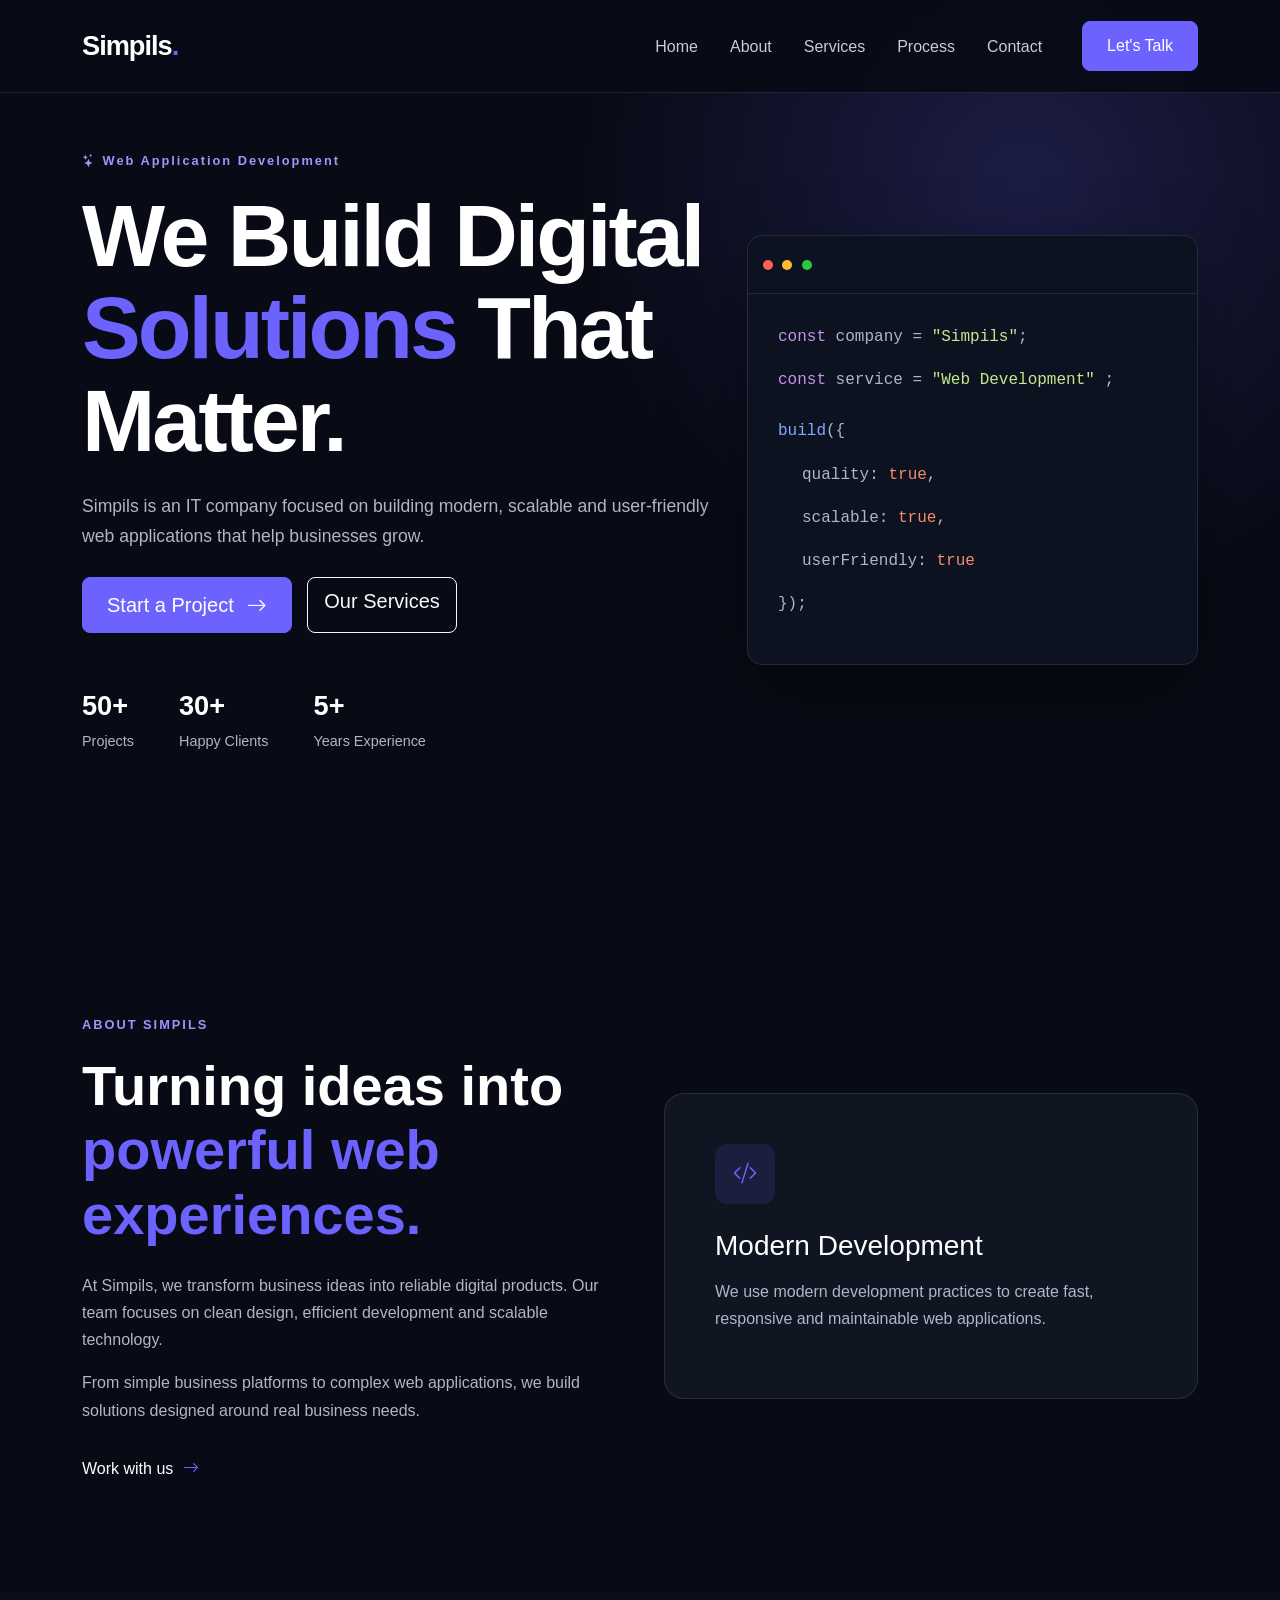
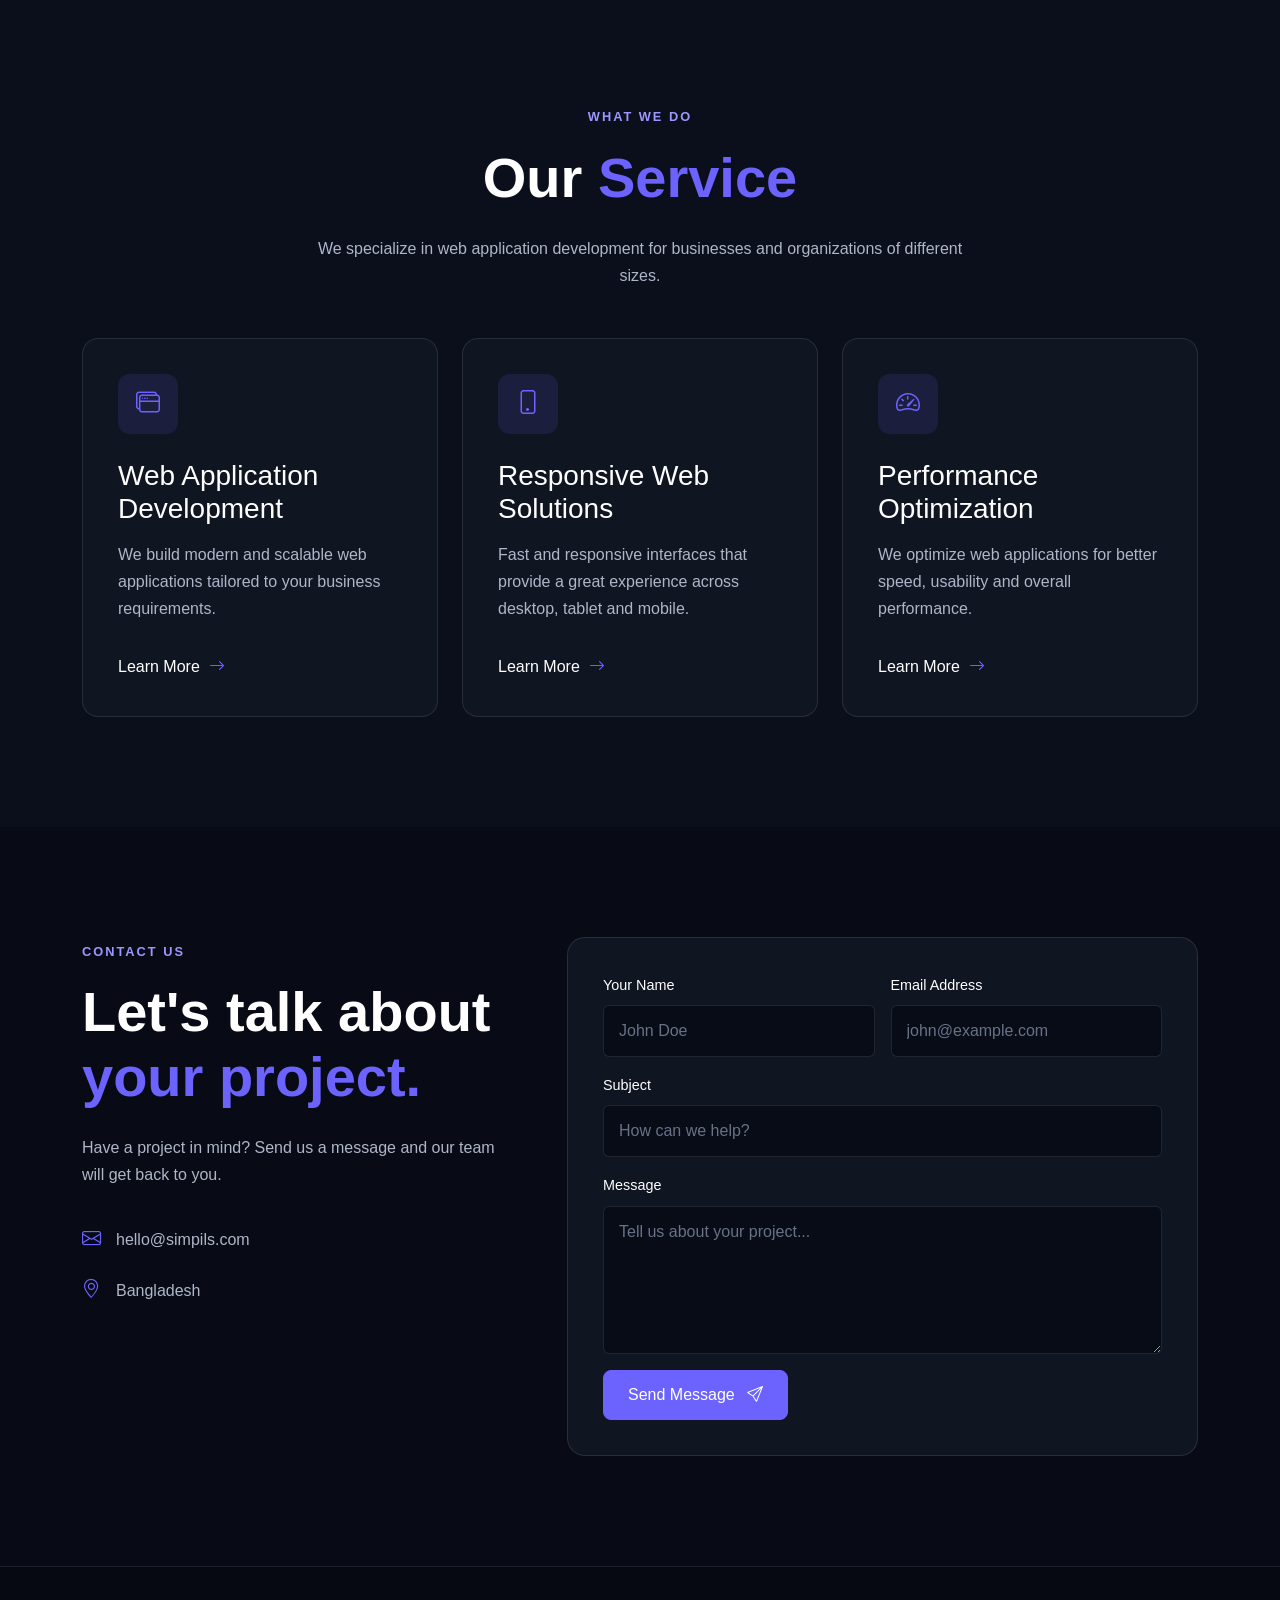
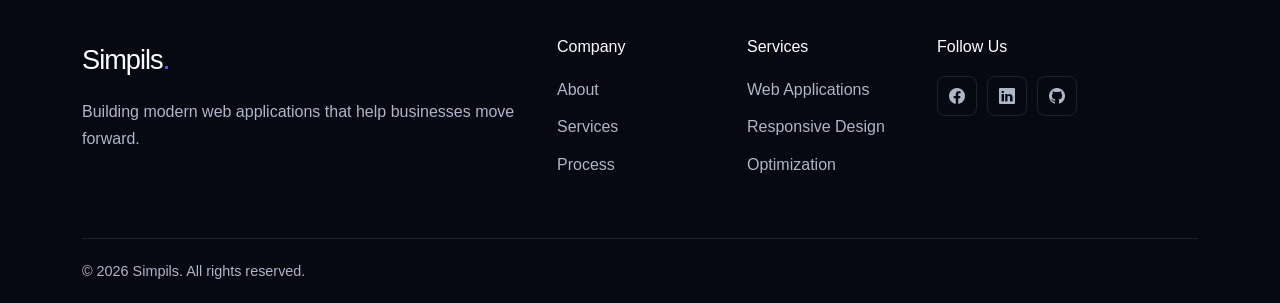
<file: index.html>
<!DOCTYPE html>
<html lang="en">
<head>
    <meta charset="UTF-8">

    <meta name="viewport" content="width=device-width, initial-scale=1.0">

    <title>Simpils | Web Application Development Company</title>

    <meta
        name="description"
        content="Simpils is an IT company specializing in modern, scalable and user-friendly web application development."
    >

    <meta
        name="keywords"
        content="Simpils, web application development, IT company, web development, software development"
    >

    <meta name="author" content="Simpils">

    <meta name="robots" content="index, follow">

    <!-- Bootstrap -->
    <link
        href="https://cdn.jsdelivr.net/npm/bootstrap@5.3.3/dist/css/bootstrap.min.css"
        rel="stylesheet"
    >

    <!-- Bootstrap Icons -->
    <link
        rel="stylesheet"
        href="https://cdn.jsdelivr.net/npm/bootstrap-icons@1.11.3/font/bootstrap-icons.min.css"
    >

    <!-- Custom CSS -->
    <link rel="stylesheet" href="css/style.css">
</head>

<body>

<!-- ================= NAVBAR ================= -->

<header>
    <nav class="navbar navbar-expand-lg fixed-top">
        <div class="container">

            <a class="navbar-brand fw-bold" href="#home">
                Simpils<span>.</span>
            </a>

            <button
                class="navbar-toggler"
                type="button"
                data-bs-toggle="collapse"
                data-bs-target="#navbarNav"
                aria-label="Toggle navigation"
            >
                <span class="navbar-toggler-icon"></span>
            </button>

            <div class="collapse navbar-collapse" id="navbarNav">

                <ul class="navbar-nav ms-auto align-items-lg-center">

                    <li class="nav-item">
                        <a class="nav-link" href="#home">Home</a>
                    </li>

                    <li class="nav-item">
                        <a class="nav-link" href="#about">About</a>
                    </li>

                    <li class="nav-item">
                        <a class="nav-link" href="#services">Services</a>
                    </li>

                    <li class="nav-item">
                        <a class="nav-link" href="process.html">Process</a>
                    </li>

                    <li class="nav-item">
                        <a class="nav-link" href="#contact">Contact</a>
                    </li>

                </ul>

                <a href="#contact" class="btn btn-primary ms-lg-4">
                    Let's Talk
                </a>

            </div>
        </div>
    </nav>
</header>


<!-- ================= HERO ================= -->

<main>

<section id="home" class="hero-section">

    <div class="container">

        <div class="row align-items-center min-vh-100">

            <div class="col-lg-7">

                <span class="hero-badge">
                    <i class="bi bi-stars"></i>
                    Web Application Development
                </span>

                <h1>
                    We Build Digital
                    <span>Solutions</span>
                    That Matter.
                </h1>

                <p class="hero-text">
                    Simpils is an IT company focused on building modern,
                    scalable and user-friendly web applications that help
                    businesses grow.
                </p>

                <div class="hero-buttons">

                    <a href="#contact" class="btn btn-primary btn-lg">
                        Start a Project
                        <i class="bi bi-arrow-right ms-2"></i>
                    </a>

                    <a href="#services" class="btn btn-outline-light btn-lg">
                        Our Services
                    </a>

                </div>

                <div class="hero-stats">

                    <div>
                        <strong>50+</strong>
                        <span>Projects</span>
                    </div>

                    <div>
                        <strong>30+</strong>
                        <span>Happy Clients</span>
                    </div>

                    <div>
                        <strong>5+</strong>
                        <span>Years Experience</span>
                    </div>

                </div>

            </div>


            <div class="col-lg-5">

                <div class="hero-card">

                    <div class="code-header">
                        <span></span>
                        <span></span>
                        <span></span>
                    </div>

                    <div class="code-content">

                        <p>
                            <span class="code-purple">const</span>
                            company =
                            <span class="code-green">"Simpils"</span>;
                        </p>

                        <p>
                            <span class="code-purple">const</span>
                            service =
                            <span class="code-green">
                                "Web Development"
                            </span>;
                        </p>

                        <p class="mt-4">
                            <span class="code-blue">build</span>({
                        </p>

                        <p class="ms-4">
                            quality:
                            <span class="code-orange">true</span>,
                        </p>

                        <p class="ms-4">
                            scalable:
                            <span class="code-orange">true</span>,
                        </p>

                        <p class="ms-4">
                            userFriendly:
                            <span class="code-orange">true</span>
                        </p>

                        <p>});</p>

                    </div>

                </div>

            </div>

        </div>

    </div>

</section>


<!-- ================= ABOUT ================= -->

<section id="about" class="section-padding">

    <div class="container">

        <div class="row align-items-center g-5">

            <div class="col-lg-6">

                <span class="section-label">ABOUT SIMPILS</span>

                <h2>
                    Turning ideas into
                    <span>powerful web experiences.</span>
                </h2>

                <p>
                    At Simpils, we transform business ideas into reliable
                    digital products. Our team focuses on clean design,
                    efficient development and scalable technology.
                </p>

                <p>
                    From simple business platforms to complex web
                    applications, we build solutions designed around
                    real business needs.
                </p>

                <a href="#contact" class="text-link">
                    Work with us
                    <i class="bi bi-arrow-right"></i>
                </a>

            </div>


            <div class="col-lg-6">

                <div class="about-box">

                    <div class="about-icon">
                        <i class="bi bi-code-slash"></i>
                    </div>

                    <h3>Modern Development</h3>

                    <p>
                        We use modern development practices to create
                        fast, responsive and maintainable web applications.
                    </p>

                </div>

            </div>

        </div>

    </div>

</section>


<!-- ================= SERVICES ================= -->

<section id="services" class="section-padding services-section">

    <div class="container">

        <div class="text-center section-heading">

            <span class="section-label">WHAT WE DO</span>

            <h2>
                Our <span>Service</span>
            </h2>

            <p>
                We specialize in web application development for
                businesses and organizations of different sizes.
            </p>

        </div>


        <div class="row g-4 mt-4">

            <div class="col-md-6 col-lg-4">

                <article class="service-card">

                    <div class="service-icon">
                        <i class="bi bi-window-stack"></i>
                    </div>

                    <h3>Web Application Development</h3>

                    <p>
                        We build modern and scalable web applications
                        tailored to your business requirements.
                    </p>

                    <a href="#contact">
                        Learn More
                        <i class="bi bi-arrow-right"></i>
                    </a>

                </article>

            </div>


            <div class="col-md-6 col-lg-4">

                <article class="service-card">

                    <div class="service-icon">
                        <i class="bi bi-phone"></i>
                    </div>

                    <h3>Responsive Web Solutions</h3>

                    <p>
                        Fast and responsive interfaces that provide
                        a great experience across desktop, tablet and mobile.
                    </p>

                    <a href="#contact">
                        Learn More
                        <i class="bi bi-arrow-right"></i>
                    </a>

                </article>

            </div>


            <div class="col-md-6 col-lg-4">

                <article class="service-card">

                    <div class="service-icon">
                        <i class="bi bi-speedometer2"></i>
                    </div>

                    <h3>Performance Optimization</h3>

                    <p>
                        We optimize web applications for better speed,
                        usability and overall performance.
                    </p>

                    <a href="#contact">
                        Learn More
                        <i class="bi bi-arrow-right"></i>
                    </a>

                </article>

            </div>

        </div>

    </div>

</section>




<!-- ================= CONTACT ================= -->

<section id="contact" class="section-padding">

    <div class="container">

        <div class="row g-5">

            <div class="col-lg-5">

                <span class="section-label">CONTACT US</span>

                <h2>
                    Let's talk about
                    <span>your project.</span>
                </h2>

                <p>
                    Have a project in mind? Send us a message and
                    our team will get back to you.
                </p>

                <div class="contact-info">

                    <div>
                        <i class="bi bi-envelope"></i>
                        <span>hello@simpils.com</span>
                    </div>

                    <div>
                        <i class="bi bi-geo-alt"></i>
                        <span>Bangladesh</span>
                    </div>

                </div>

            </div>


            <div class="col-lg-7">

                <form class="contact-form" id="contactForm">

                    <div class="row g-3">

                        <div class="col-md-6">

                            <label for="name">Your Name</label>

                            <input
                                type="text"
                                id="name"
                                class="form-control"
                                placeholder="John Doe"
                                required
                            >

                        </div>


                        <div class="col-md-6">

                            <label for="email">Email Address</label>

                            <input
                                type="email"
                                id="email"
                                class="form-control"
                                placeholder="john@example.com"
                                required
                            >

                        </div>


                        <div class="col-12">

                            <label for="subject">Subject</label>

                            <input
                                type="text"
                                id="subject"
                                class="form-control"
                                placeholder="How can we help?"
                                required
                            >

                        </div>


                        <div class="col-12">

                            <label for="message">Message</label>

                            <textarea
                                id="message"
                                class="form-control"
                                rows="5"
                                placeholder="Tell us about your project..."
                                required
                            ></textarea>

                        </div>


                        <div class="col-12">

                            <button
                                type="submit"
                                class="btn btn-primary"
                            >
                                Send Message
                                <i class="bi bi-send ms-2"></i>
                            </button>

                        </div>

                    </div>

                </form>

            </div>

        </div>

    </div>

</section>

</main>


<!-- ================= FOOTER ================= -->

<footer>

    <div class="container">

        <div class="row g-4">

            <div class="col-lg-5">

                <a href="#home" class="footer-logo">
                    Simpils<span>.</span>
                </a>

                <p>
                    Building modern web applications that help
                    businesses move forward.
                </p>

            </div>


            <div class="col-6 col-lg-2">

                <h4>Company</h4>

                <a href="#about">About</a>
                <a href="#services">Services</a>
                <a href="#process">Process</a>

            </div>


            <div class="col-6 col-lg-2">

                <h4>Services</h4>

                <a href="#services">Web Applications</a>
                <a href="#services">Responsive Design</a>
                <a href="#services">Optimization</a>

            </div>


            <div class="col-lg-3">

                <h4>Follow Us</h4>

                <div class="social-links">

                    <a href="#" aria-label="Facebook">
                        <i class="bi bi-facebook"></i>
                    </a>

                    <a href="#" aria-label="LinkedIn">
                        <i class="bi bi-linkedin"></i>
                    </a>

                    <a href="#" aria-label="GitHub">
                        <i class="bi bi-github"></i>
                    </a>

                </div>

            </div>

        </div>


        <div class="footer-bottom">

            <p>
                © 2026 Simpils. All rights reserved.
            </p>

        </div>

    </div>

</footer>


<!-- Bootstrap JS -->
<script
    src="https://cdn.jsdelivr.net/npm/bootstrap@5.3.3/dist/js/bootstrap.bundle.min.js">
</script>

<!-- Custom JS -->
<script src="js/script.js"></script>

</body>
</html>
</file>
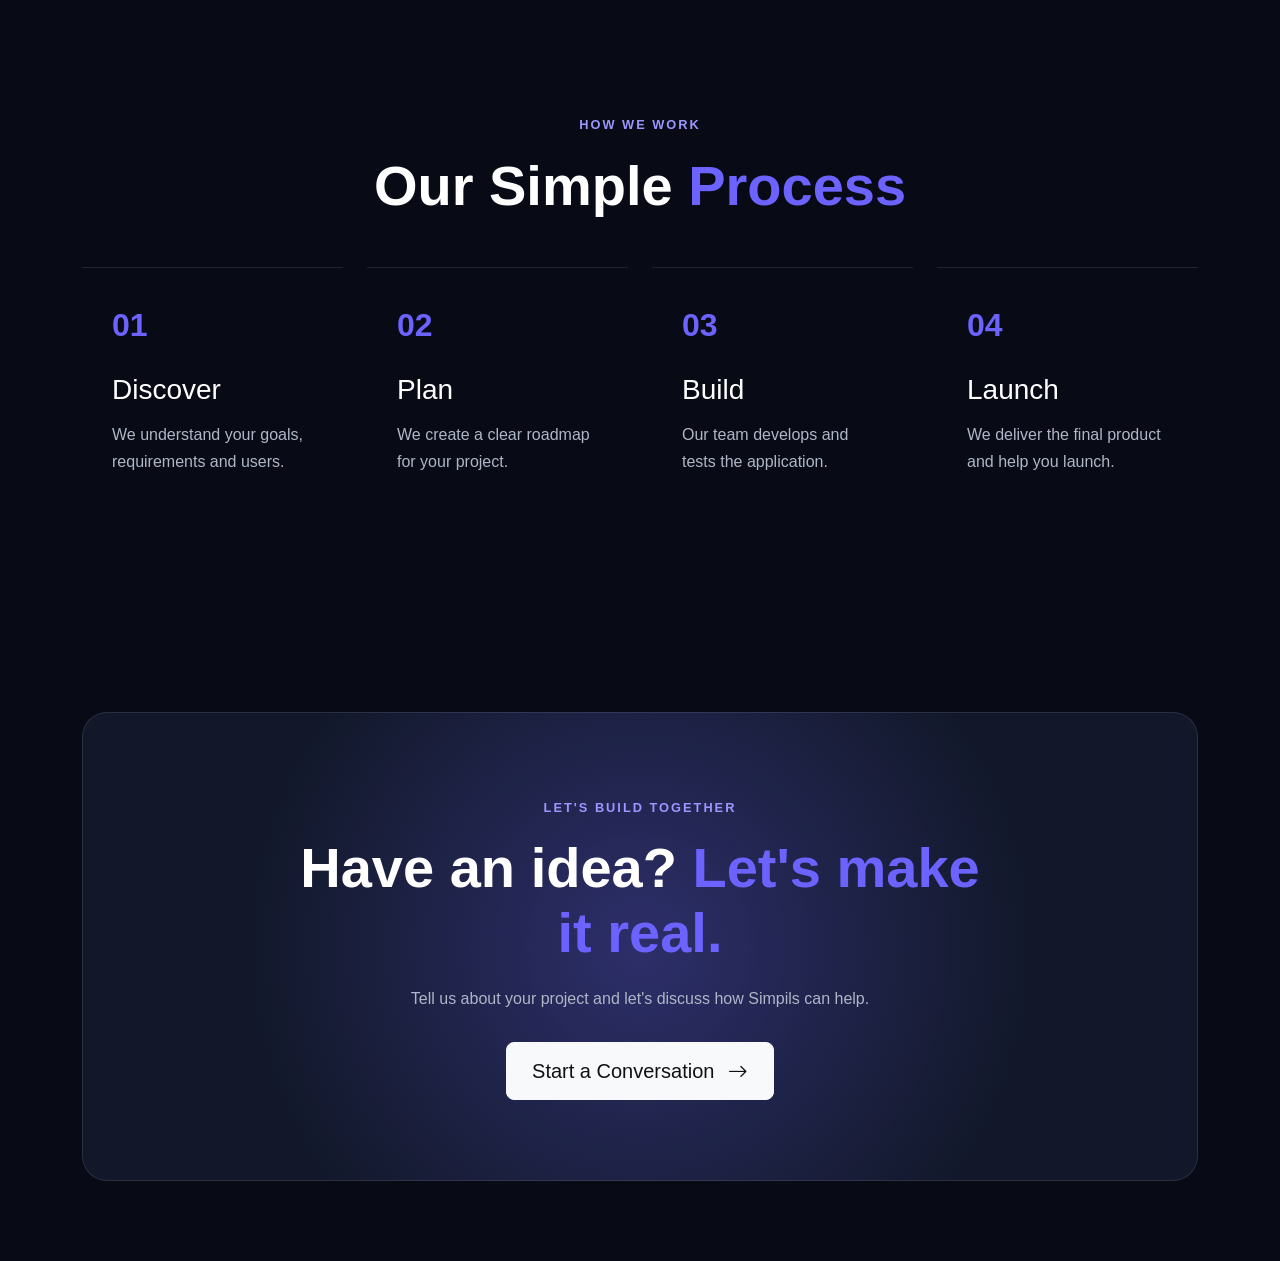
<file: process.html>
<!DOCTYPE html>
<html lang="en">
<head>
    <meta charset="UTF-8">

    <meta name="viewport" content="width=device-width, initial-scale=1.0">

    <title>Simpils | Web Application Development Company</title>

    <meta
        name="description"
        content="Simpils is an IT company specializing in modern, scalable and user-friendly web application development."
    >

    <meta
        name="keywords"
        content="Simpils, web application development, IT company, web development, software development"
    >

    <meta name="author" content="Simpils">

    <meta name="robots" content="index, follow">

    <!-- Bootstrap -->
    <link
        href="https://cdn.jsdelivr.net/npm/bootstrap@5.3.3/dist/css/bootstrap.min.css"
        rel="stylesheet"
    >

    <!-- Bootstrap Icons -->
    <link
        rel="stylesheet"
        href="https://cdn.jsdelivr.net/npm/bootstrap-icons@1.11.3/font/bootstrap-icons.min.css"
    >

    <!-- Custom CSS -->
    <link rel="stylesheet" href="css/style.css">
</head>

<body>



    
<!-- ================= PROCESS ================= -->

<section id="process" class="section-padding">

    <div class="container">

        <div class="text-center section-heading">

            <span class="section-label">HOW WE WORK</span>

            <h2>
                Our Simple <span>Process</span>
            </h2>

        </div>


        <div class="row g-4 mt-4">

            <div class="col-md-3">

                <div class="process-card">

                    <div class="process-number">01</div>

                    <h3>Discover</h3>

                    <p>
                        We understand your goals, requirements and users.
                    </p>

                </div>

            </div>


            <div class="col-md-3">

                <div class="process-card">

                    <div class="process-number">02</div>

                    <h3>Plan</h3>

                    <p>
                        We create a clear roadmap for your project.
                    </p>

                </div>

            </div>


            <div class="col-md-3">

                <div class="process-card">

                    <div class="process-number">03</div>

                    <h3>Build</h3>

                    <p>
                        Our team develops and tests the application.
                    </p>

                </div>

            </div>


            <div class="col-md-3">

                <div class="process-card">

                    <div class="process-number">04</div>

                    <h3>Launch</h3>

                    <p>
                        We deliver the final product and help you launch.
                    </p>

                </div>

            </div>

        </div>

    </div>

</section>


<!-- ================= CTA ================= -->

<section class="cta-section">

    <div class="container">

        <div class="cta-box">

            <span class="section-label">LET'S BUILD TOGETHER</span>

            <h2>
                Have an idea?
                <span>Let's make it real.</span>
            </h2>

            <p>
                Tell us about your project and let's discuss
                how Simpils can help.
            </p>

            <a href="/" class="btn btn-light btn-lg">
                Start a Conversation
                <i class="bi bi-arrow-right ms-2"></i>
            </a>

        </div>

    </div>

</section>

    


<!-- Bootstrap JS -->
<script
    src="https://cdn.jsdelivr.net/npm/bootstrap@5.3.3/dist/js/bootstrap.bundle.min.js">
</script>

<!-- Custom JS -->
<script src="js/script.js"></script>

</body>
</html>
</file>
<file: css/style.css>
:root {
    --primary: #6c63ff;
    --primary-dark: #554de0;
    --dark: #080b16;
    --dark-2: #101522;
    --text: #aeb6c8;
    --white: #ffffff;
    --border: rgba(255, 255, 255, 0.1);
}

* {
    margin: 0;
    padding: 0;
    box-sizing: border-box;
}

html {
    scroll-behavior: smooth;
}

body {
    font-family: Arial, Helvetica, sans-serif;
    background: var(--dark);
    color: var(--white);
    line-height: 1.7;
}

section {
    scroll-margin-top: 80px;
}

.navbar {
    padding: 18px 0;
    background: rgba(8, 11, 22, 0.9);
    backdrop-filter: blur(15px);
    border-bottom: 1px solid var(--border);
}

.navbar-brand,
.footer-logo {
    color: var(--white) !important;
    font-size: 1.7rem;
    letter-spacing: -1px;
}

.navbar-brand span,
.footer-logo span {
    color: var(--primary);
}

.nav-link {
    color: #c6ccda !important;
    margin: 0 8px;
    transition: 0.3s;
}

.nav-link:hover {
    color: var(--white) !important;
}

.btn-primary {
    background: var(--primary);
    border-color: var(--primary);
    padding: 12px 24px;
    border-radius: 8px;
}

.btn-primary:hover {
    background: var(--primary-dark);
    border-color: var(--primary-dark);
}

.hero-section {
    background:
        radial-gradient(
            circle at 80% 20%,
            rgba(108, 99, 255, 0.2),
            transparent 35%
        ),
        var(--dark);
}

.hero-badge,
.section-label {
    display: inline-block;
    color: #9c96ff;
    font-size: 0.8rem;
    font-weight: 700;
    letter-spacing: 2px;
    margin-bottom: 18px;
}

.hero-section h1 {
    max-width: 750px;
    font-size: clamp(3rem, 7vw, 5.5rem);
    line-height: 1.05;
    font-weight: 800;
    letter-spacing: -3px;
}

.hero-section h1 span,
section h2 span {
    color: var(--primary);
}

.hero-text {
    max-width: 650px;
    margin: 25px 0;
    color: var(--text);
    font-size: 1.1rem;
}

.hero-buttons {
    display: flex;
    gap: 15px;
    flex-wrap: wrap;
}

.hero-stats {
    display: flex;
    gap: 45px;
    margin-top: 50px;
}

.hero-stats div {
    display: flex;
    flex-direction: column;
}

.hero-stats strong {
    font-size: 1.7rem;
}

.hero-stats span {
    color: var(--text);
    font-size: 0.9rem;
}

.hero-card {
    background: #0d1220;
    border: 1px solid var(--border);
    border-radius: 15px;
    overflow: hidden;
    box-shadow: 0 30px 80px rgba(0, 0, 0, 0.35);
}

.code-header {
    padding: 15px;
    border-bottom: 1px solid var(--border);
}

.code-header span {
    display: inline-block;
    width: 10px;
    height: 10px;
    border-radius: 50%;
    margin-right: 5px;
    background: #ff5f56;
}

.code-header span:nth-child(2) {
    background: #ffbd2e;
}

.code-header span:nth-child(3) {
    background: #27c93f;
}

.code-content {
    padding: 30px;
    color: #d5d9e5;
    font-family: monospace;
}

.code-purple {
    color: #c792ea;
}

.code-green {
    color: #c3e88d;
}

.code-blue {
    color: #82aaff;
}

.code-orange {
    color: #f78c6c;
}

.section-padding {
    padding: 110px 0;
}

section h2 {
    font-size: clamp(2.2rem, 5vw, 3.5rem);
    line-height: 1.15;
    font-weight: 750;
    margin-bottom: 25px;
}

section p {
    color: var(--text);
}

.about-box {
    padding: 50px;
    background: var(--dark-2);
    border: 1px solid var(--border);
    border-radius: 20px;
}

.about-icon,
.service-icon {
    width: 60px;
    height: 60px;
    display: grid;
    place-items: center;
    background: rgba(108, 99, 255, 0.12);
    color: var(--primary);
    border-radius: 12px;
    font-size: 1.5rem;
    margin-bottom: 25px;
}

.about-box h3,
.service-card h3,
.process-card h3 {
    margin-bottom: 15px;
}

.text-link {
    display: inline-block;
    margin-top: 15px;
    color: var(--white);
    text-decoration: none;
}

.text-link i {
    color: var(--primary);
    margin-left: 5px;
}

.services-section {
    background: #0b0f1c;
}

.section-heading {
    max-width: 650px;
    margin: auto;
}

.service-card {
    height: 100%;
    padding: 35px;
    background: var(--dark-2);
    border: 1px solid var(--border);
    border-radius: 16px;
    transition: 0.3s;
}

.service-card:hover {
    transform: translateY(-8px);
    border-color: rgba(108, 99, 255, 0.5);
}

.service-card a {
    display: inline-block;
    margin-top: 15px;
    color: var(--white);
    text-decoration: none;
}

.service-card a i {
    color: var(--primary);
    margin-left: 5px;
}

.process-card {
    height: 100%;
    padding: 30px;
    border-top: 1px solid var(--border);
}

.process-number {
    color: var(--primary);
    font-size: 2rem;
    font-weight: 800;
    margin-bottom: 20px;
}

.cta-section {
    padding: 80px 0;
}

.cta-box {
    text-align: center;
    padding: 80px 30px;
    border-radius: 25px;
    background:
        radial-gradient(
            circle at center,
            rgba(108, 99, 255, 0.3),
            transparent 65%
        ),
        #12182a;
    border: 1px solid var(--border);
}

.cta-box h2 {
    max-width: 700px;
    margin: 0 auto 20px;
}

.cta-box p {
    max-width: 600px;
    margin: 0 auto 30px;
}

.btn-light {
    color: #111;
    padding: 13px 25px;
    border-radius: 8px;
}

.contact-info {
    margin-top: 35px;
}

.contact-info div {
    display: flex;
    align-items: center;
    gap: 15px;
    margin-bottom: 18px;
    color: var(--text);
}

.contact-info i {
    color: var(--primary);
    font-size: 1.2rem;
}

.contact-form {
    padding: 35px;
    background: var(--dark-2);
    border: 1px solid var(--border);
    border-radius: 18px;
}

.contact-form label {
    display: block;
    margin-bottom: 8px;
    font-size: 0.9rem;
}

.form-control {
    background: #080c17;
    border: 1px solid var(--border);
    color: var(--white);
    padding: 13px 15px;
}

.form-control:focus {
    background: #080c17;
    color: var(--white);
    border-color: var(--primary);
    box-shadow: 0 0 0 0.2rem rgba(108, 99, 255, 0.12);
}

.form-control::placeholder {
    color: #687186;
}

footer {
    padding: 70px 0 20px;
    background: #060812;
    border-top: 1px solid var(--border);
}

.footer-logo {
    display: inline-block;
    text-decoration: none;
    margin-bottom: 15px;
}

footer p {
    color: var(--text);
}

footer h4 {
    font-size: 1rem;
    margin-bottom: 20px;
}

footer a {
    display: block;
    color: var(--text);
    text-decoration: none;
    margin-bottom: 10px;
}

footer a:hover {
    color: var(--white);
}

.social-links {
    display: flex;
    gap: 10px;
}

.social-links a {
    width: 40px;
    height: 40px;
    display: grid;
    place-items: center;
    border: 1px solid var(--border);
    border-radius: 8px;
}

.footer-bottom {
    margin-top: 50px;
    padding-top: 20px;
    border-top: 1px solid var(--border);
}

.footer-bottom p {
    margin: 0;
    font-size: 0.9rem;
}

@media (max-width: 991px) {

    .navbar-collapse {
        padding: 20px 0;
    }

    .hero-section {
        padding-top: 100px;
    }

    .hero-card {
        margin-top: 50px;
    }

}

@media (max-width: 576px) {

    .hero-section h1 {
        letter-spacing: -1.5px;
    }

    .hero-stats {
        gap: 20px;
    }

    .hero-stats strong {
        font-size: 1.4rem;
    }

    .section-padding {
        padding: 80px 0;
    }

    .about-box,
    .contact-form {
        padding: 25px;
    }

}
</file>
